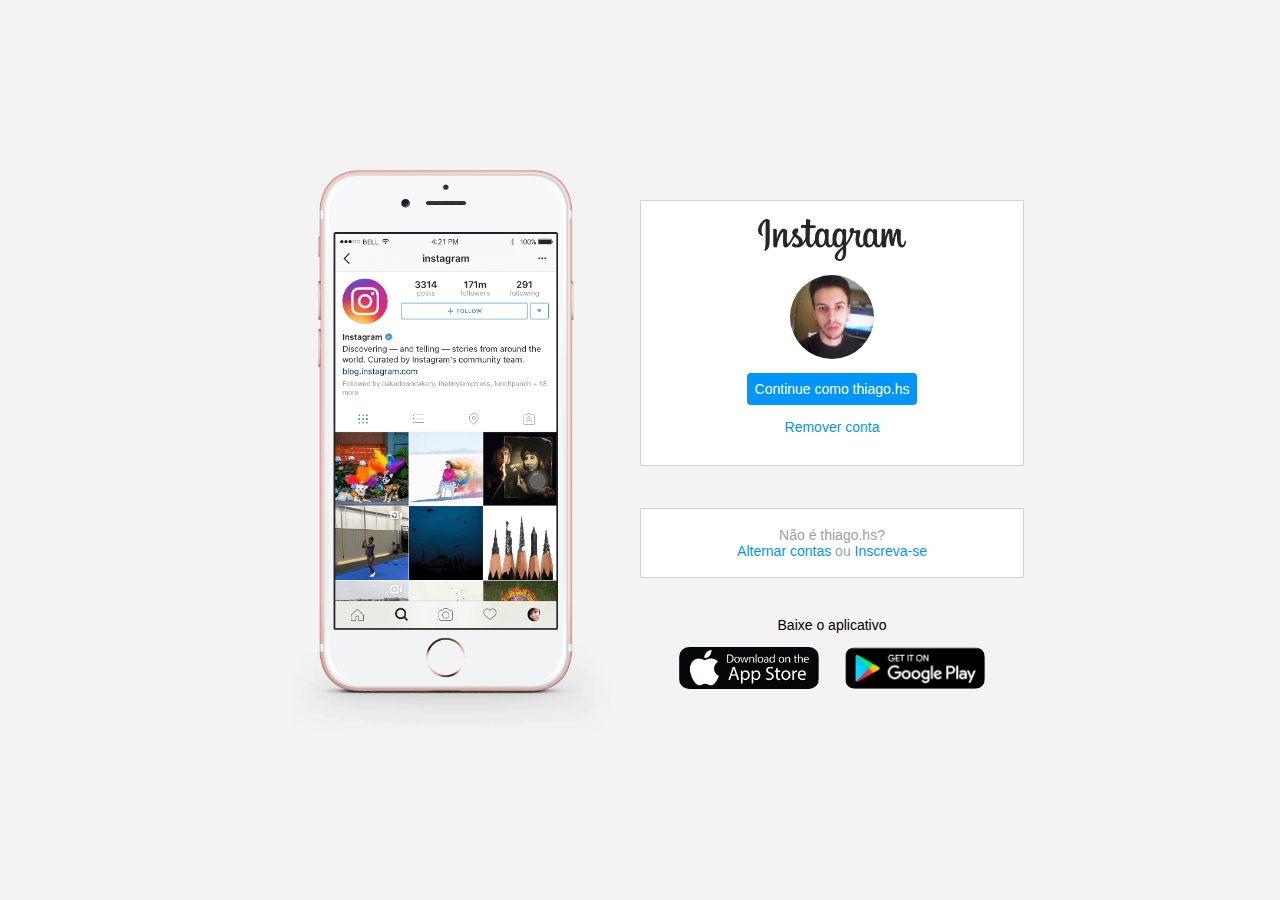
<file: pagina-inicial-instagram/index.html>
<!DOCTYPE html>
<html lang="en">
<head>
    <meta charset="UTF-8">
    <meta name="viewport" content="width=device-width, initial-scale=1.0">
    <link rel="stylesheet" href="./style.css">
    <title>Instagram</title>
</head>
<body>
    <div class="instagram-wrapper">
        <div class="instagram-phone">
            <img src="./img/celular.png" alt="celular">
        </div>
        <div class="instagram-continue">
            <div class="group">
                <img src="./img/instagram-logo.png" class="instagram-logo" alt="instagram-logo">
                <div class="profile-photo">
                    <img src="./img/foto-perfil.jpg" alt="foto-perfil">
                    
                </div>
                <a href="#" class="instagram-login">Continue como thiago.hs</a>
                <a href="#" class="instagram-logout">Remover conta</a>
            </div>
            <div class="group">
                <p class="not-account">Não é thiago.hs?</p>
                <p class="not-account">
                    <span class="link-blue">Alternar contas</span>
                    ou
                    <span class="link-blue">Inscreva-se</span>
                </p>
            </div>
            <div class="get-the-app">
                <p class="get-app">Baixe o aplicativo</p>
                <div class="download">
                    <a href="#" class="app-download"></a>
                    <a href="#" class="app-download"></a>
                </div>
            </div>
        </div>
    </div>
</body>
</html>
</file>
<file: pagina-inicial-instagram/style.css>
* {
    padding: 0;
    margin: 0;
    box-sizing: border-box;
    text-decoration: none;
    font-family: sans-serif;
    font-size: 14px;
}

body {
    width: 100%;
    min-height: 100vh;
    background-color: #f3f3f3;
    display: flex;
    justify-content: center;
}

.instagram-wrapper {
    display: flex;
    align-items: center;
    justify-content: start;
    width: 60%;
    height: 100vh;
}

.instagram-phone {
    display: flex;
    align-items: center;
    justify-content: center;
    width: 50%;
}

.instagram-phone img{
    height: 40rem;
}

.instagram-continue {
    display: flex;
    align-items: center;
    justify-content: space-around;
    text-align: center;
    flex-direction: column;
    width: 50%;
    min-height: 34rem;
}

.group {
    display: flex;
    align-items: center;
    flex-direction: column;
    background-color: #ffffff;
    width: 100%;
    padding: 1.3rem 0;
    margin: 1.5rem 0;
    border: 1px solid lightgrey;
}

.group:nth-child(1) {
    min-height: 19rem;
}

.instagram-logo {
    height: 3rem;
}

.profile-photo {
    display: flex;
    justify-content: center;
    align-items: center;
    border-radius: 50%;
    overflow: hidden;
    margin: 1rem 0;
}

.profile-photo img {
    height: 6rem;
}

.instagram-login {
    background-color: #0095f6;
    color: #ffffff;
    padding: 8px;
    border-radius: 4px;
}

.instagram-logout {
    color: #0095f6;
    margin-top: 1rem;
}

.not-account {
    color: rgb(160, 160, 160);
}

.link-blue {
    color: #0095f6;
}

.get-the-app {
    display: flex;
    flex-direction: column;
    justify-content: center;
    width: 100%;
    padding: 1.3rem 0;
}

.download {
    display: flex;
    width: 100%;
    justify-content: space-evenly;
    align-items: center;
    padding: 1rem;
}

.app-download {
    height: 3rem;
    width: 10rem;
    background-size: cover;
    background-position: center;
    border-radius: 10px;
}

.app-download:nth-child(1) {
    background-image: url("./img/applestore-btn.png");
}

.app-download:nth-child(2) {
    background-image: url("./img/googleplay-btn.png");
}

/* Media Queries*/

@media (max-width: 1024px) {
    .instagram-wrapper {
        width: 90%;
    }
}

@media (max-width: 650px) {
    body {
        background-color: #ffffff;
    }
    .instagram-wrapper {
        width: 90%;
    }
    .instagram-phone {
        display: none;
    }
    .instagram-continue {
        width: 100%;
    }
    .group {
        border: 1px solid transparent;
    }
}
</file>
